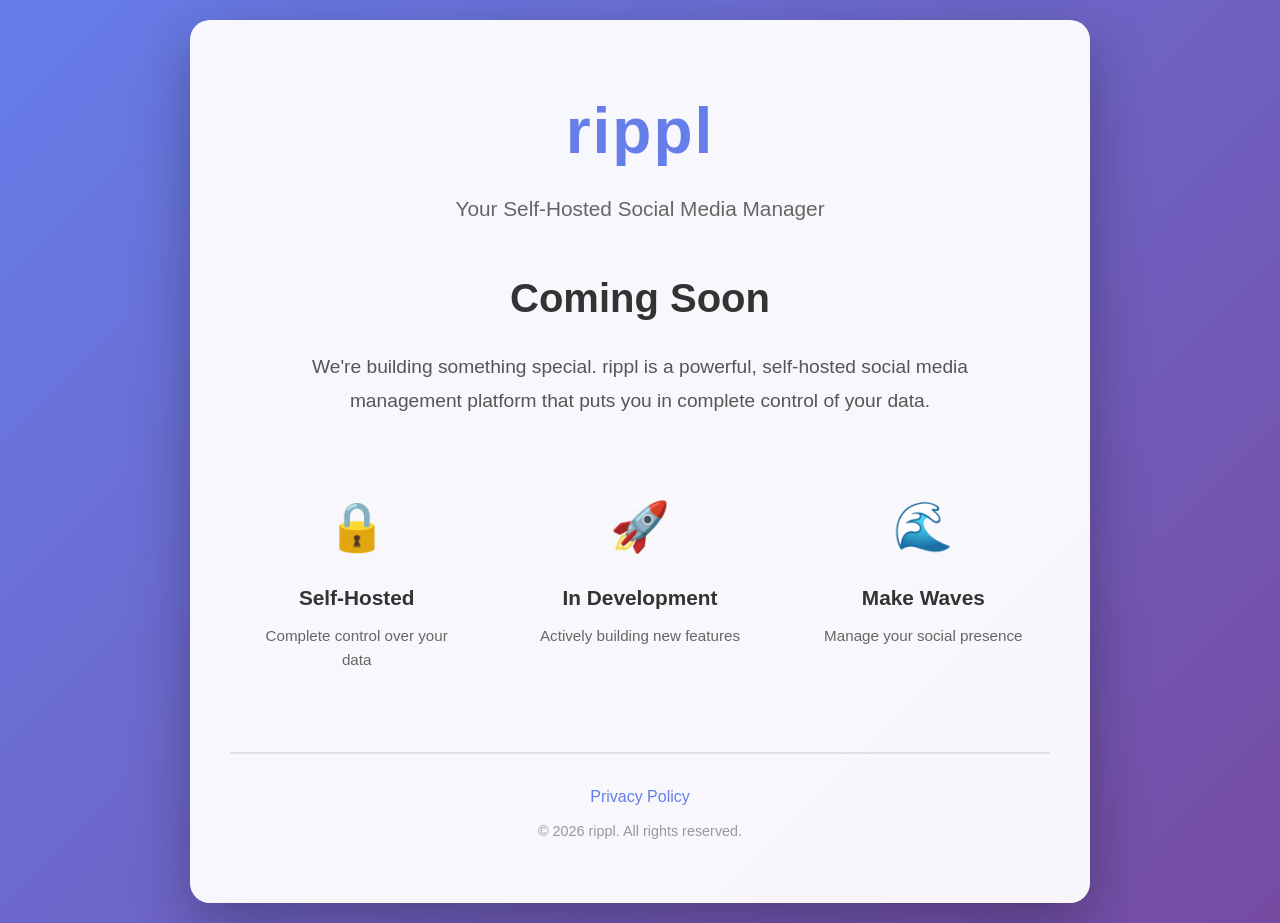
<file: index.html>
<!DOCTYPE html>
<html lang="en">
<head>
    <meta charset="UTF-8">
    <meta name="viewport" content="width=device-width, initial-scale=1.0">
    <meta name="description" content="rippl - A self-hosted social media manager">
    <title>rippl - Coming Soon</title>
    <link rel="stylesheet" href="styles.css">
</head>
<body>
    <div class="container">
        <main class="splash-screen">
            <div class="logo-section">
                <h1 class="logo">rippl</h1>
                <p class="tagline">Your Self-Hosted Social Media Manager</p>
            </div>
            
            <div class="content">
                <h2>Coming Soon</h2>
                <p class="description">
                    We're building something special. rippl is a powerful, self-hosted social media management 
                    platform that puts you in complete control of your data.
                </p>
                <div class="features">
                    <div class="feature">
                        <span class="icon">🔒</span>
                        <h3>Self-Hosted</h3>
                        <p>Complete control over your data</p>
                    </div>
                    <div class="feature">
                        <span class="icon">🚀</span>
                        <h3>In Development</h3>
                        <p>Actively building new features</p>
                    </div>
                    <div class="feature">
                        <span class="icon">🌊</span>
                        <h3>Make Waves</h3>
                        <p>Manage your social presence</p>
                    </div>
                </div>
            </div>
            
            <footer class="footer">
                <p>
                    <a href="privacy.html">Privacy Policy</a>
                </p>
                <p class="copyright">&copy; 2026 rippl. All rights reserved.</p>
            </footer>
        </main>
    </div>
</body>
</html>
</file>
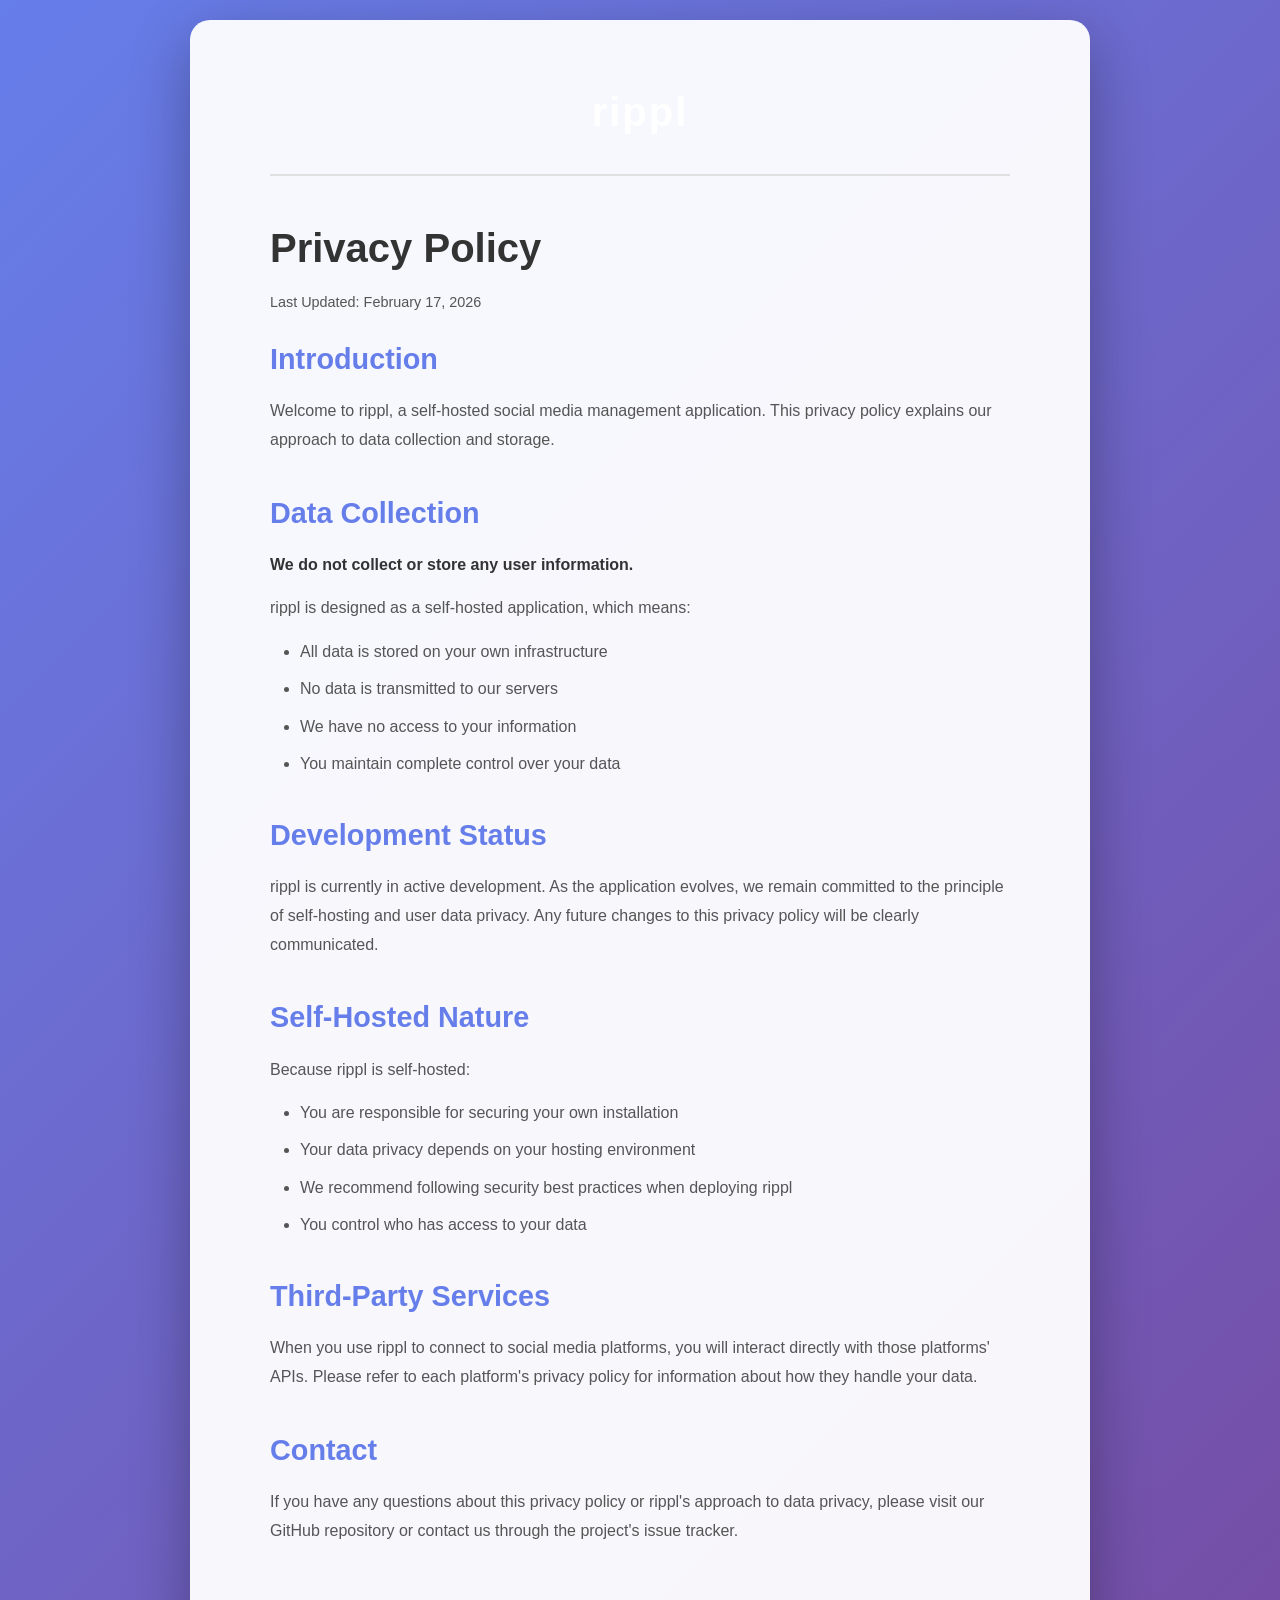
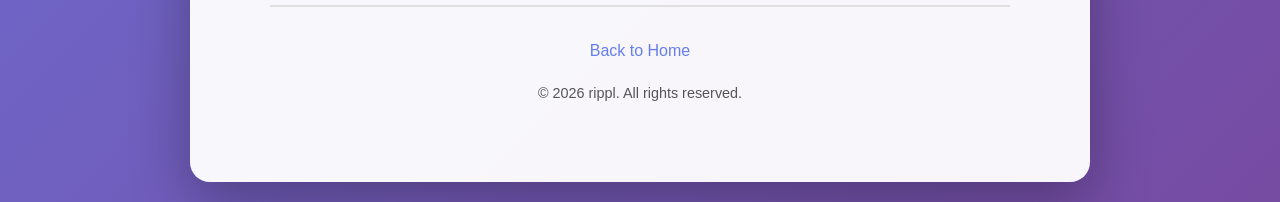
<file: privacy.html>
<!DOCTYPE html>
<html lang="en">
<head>
    <meta charset="UTF-8">
    <meta name="viewport" content="width=device-width, initial-scale=1.0">
    <meta name="description" content="rippl Privacy Policy">
    <title>Privacy Policy - rippl</title>
    <link rel="stylesheet" href="styles.css">
</head>
<body>
    <div class="container">
        <main class="privacy-page">
            <header class="page-header">
                <h1 class="logo"><a href="index.html">rippl</a></h1>
            </header>
            
            <article class="content">
                <h1>Privacy Policy</h1>
                <p class="last-updated">Last Updated: February 17, 2026</p>
                
                <section>
                    <h2>Introduction</h2>
                    <p>
                        Welcome to rippl, a self-hosted social media management application. 
                        This privacy policy explains our approach to data collection and storage.
                    </p>
                </section>
                
                <section>
                    <h2>Data Collection</h2>
                    <p>
                        <strong>We do not collect or store any user information.</strong>
                    </p>
                    <p>
                        rippl is designed as a self-hosted application, which means:
                    </p>
                    <ul>
                        <li>All data is stored on your own infrastructure</li>
                        <li>No data is transmitted to our servers</li>
                        <li>We have no access to your information</li>
                        <li>You maintain complete control over your data</li>
                    </ul>
                </section>
                
                <section>
                    <h2>Development Status</h2>
                    <p>
                        rippl is currently in active development. As the application evolves, 
                        we remain committed to the principle of self-hosting and user data privacy. 
                        Any future changes to this privacy policy will be clearly communicated.
                    </p>
                </section>
                
                <section>
                    <h2>Self-Hosted Nature</h2>
                    <p>
                        Because rippl is self-hosted:
                    </p>
                    <ul>
                        <li>You are responsible for securing your own installation</li>
                        <li>Your data privacy depends on your hosting environment</li>
                        <li>We recommend following security best practices when deploying rippl</li>
                        <li>You control who has access to your data</li>
                    </ul>
                </section>
                
                <section>
                    <h2>Third-Party Services</h2>
                    <p>
                        When you use rippl to connect to social media platforms, you will interact 
                        directly with those platforms' APIs. Please refer to each platform's privacy 
                        policy for information about how they handle your data.
                    </p>
                </section>
                
                <section>
                    <h2>Contact</h2>
                    <p>
                        If you have any questions about this privacy policy or rippl's approach to 
                        data privacy, please visit our GitHub repository or contact us through the 
                        project's issue tracker.
                    </p>
                </section>
            </article>
            
            <footer class="footer">
                <p>
                    <a href="index.html">Back to Home</a>
                </p>
                <p class="copyright">&copy; 2026 rippl. All rights reserved.</p>
            </footer>
        </main>
    </div>
</body>
</html>
</file>
<file: styles.css>
/* Reset and Base Styles */
* {
    margin: 0;
    padding: 0;
    box-sizing: border-box;
}

body {
    font-family: -apple-system, BlinkMacSystemFont, 'Segoe UI', Roboto, 'Helvetica Neue', Arial, sans-serif;
    line-height: 1.6;
    color: #333;
    background: linear-gradient(135deg, #667eea 0%, #764ba2 100%);
    min-height: 100vh;
}

.container {
    min-height: 100vh;
    display: flex;
    align-items: center;
    justify-content: center;
    padding: 20px;
}

/* Logo */
.logo {
    font-size: 3rem;
    font-weight: 700;
    color: #fff;
    margin-bottom: 0.5rem;
    letter-spacing: 2px;
}

.logo a {
    color: #fff;
    text-decoration: none;
}

.logo a:hover {
    opacity: 0.8;
}

/* Splash Screen Styles */
.splash-screen {
    background: rgba(255, 255, 255, 0.95);
    border-radius: 20px;
    padding: 60px 40px;
    max-width: 900px;
    width: 100%;
    box-shadow: 0 20px 60px rgba(0, 0, 0, 0.3);
    text-align: center;
}

.logo-section {
    margin-bottom: 40px;
}

.logo-section .logo {
    color: #667eea;
    font-size: 4rem;
    margin-bottom: 10px;
}

.tagline {
    font-size: 1.3rem;
    color: #666;
    font-weight: 300;
}

.content h2 {
    font-size: 2.5rem;
    color: #333;
    margin-bottom: 20px;
}

.description {
    font-size: 1.2rem;
    color: #555;
    margin-bottom: 50px;
    line-height: 1.8;
    max-width: 700px;
    margin-left: auto;
    margin-right: auto;
}

.features {
    display: grid;
    grid-template-columns: repeat(auto-fit, minmax(200px, 1fr));
    gap: 30px;
    margin-top: 40px;
    margin-bottom: 40px;
}

.feature {
    padding: 20px;
}

.feature .icon {
    font-size: 3rem;
    display: block;
    margin-bottom: 15px;
}

.feature h3 {
    font-size: 1.3rem;
    color: #333;
    margin-bottom: 10px;
}

.feature p {
    color: #666;
    font-size: 0.95rem;
}

/* Privacy Page Styles */
.privacy-page {
    background: rgba(255, 255, 255, 0.95);
    border-radius: 20px;
    padding: 60px 80px;
    max-width: 900px;
    width: 100%;
    box-shadow: 0 20px 60px rgba(0, 0, 0, 0.3);
}

.page-header {
    text-align: center;
    margin-bottom: 40px;
    padding-bottom: 20px;
    border-bottom: 2px solid #e0e0e0;
}

.page-header .logo {
    font-size: 2.5rem;
    color: #667eea;
}

.privacy-page article.content {
    text-align: left;
}

.privacy-page h1 {
    font-size: 2.5rem;
    color: #333;
    margin-bottom: 10px;
}

.last-updated {
    color: #888;
    font-size: 0.9rem;
    margin-bottom: 40px;
}

.privacy-page section {
    margin-bottom: 35px;
}

.privacy-page h2 {
    font-size: 1.8rem;
    color: #667eea;
    margin-bottom: 15px;
    margin-top: 20px;
}

.privacy-page p {
    color: #555;
    margin-bottom: 15px;
    line-height: 1.8;
}

.privacy-page ul {
    margin-left: 30px;
    margin-bottom: 15px;
}

.privacy-page li {
    color: #555;
    margin-bottom: 10px;
    line-height: 1.7;
}

.privacy-page strong {
    color: #333;
}

/* Footer */
.footer {
    margin-top: 60px;
    padding-top: 30px;
    border-top: 2px solid #e0e0e0;
    text-align: center;
}

.footer a {
    color: #667eea;
    text-decoration: none;
    font-weight: 500;
    font-size: 1rem;
}

.footer a:hover {
    text-decoration: underline;
}

.copyright {
    color: #999;
    font-size: 0.9rem;
    margin-top: 10px;
}

/* Responsive Design */
@media (max-width: 768px) {
    .splash-screen,
    .privacy-page {
        padding: 40px 30px;
    }
    
    .logo-section .logo {
        font-size: 3rem;
    }
    
    .tagline {
        font-size: 1.1rem;
    }
    
    .content h2 {
        font-size: 2rem;
    }
    
    .description {
        font-size: 1rem;
    }
    
    .features {
        grid-template-columns: 1fr;
        gap: 20px;
    }
    
    .privacy-page h1 {
        font-size: 2rem;
    }
    
    .privacy-page h2 {
        font-size: 1.5rem;
    }
}

@media (max-width: 480px) {
    .splash-screen,
    .privacy-page {
        padding: 30px 20px;
    }
    
    .logo-section .logo {
        font-size: 2.5rem;
    }
    
    .content h2 {
        font-size: 1.8rem;
    }
}
</file>
